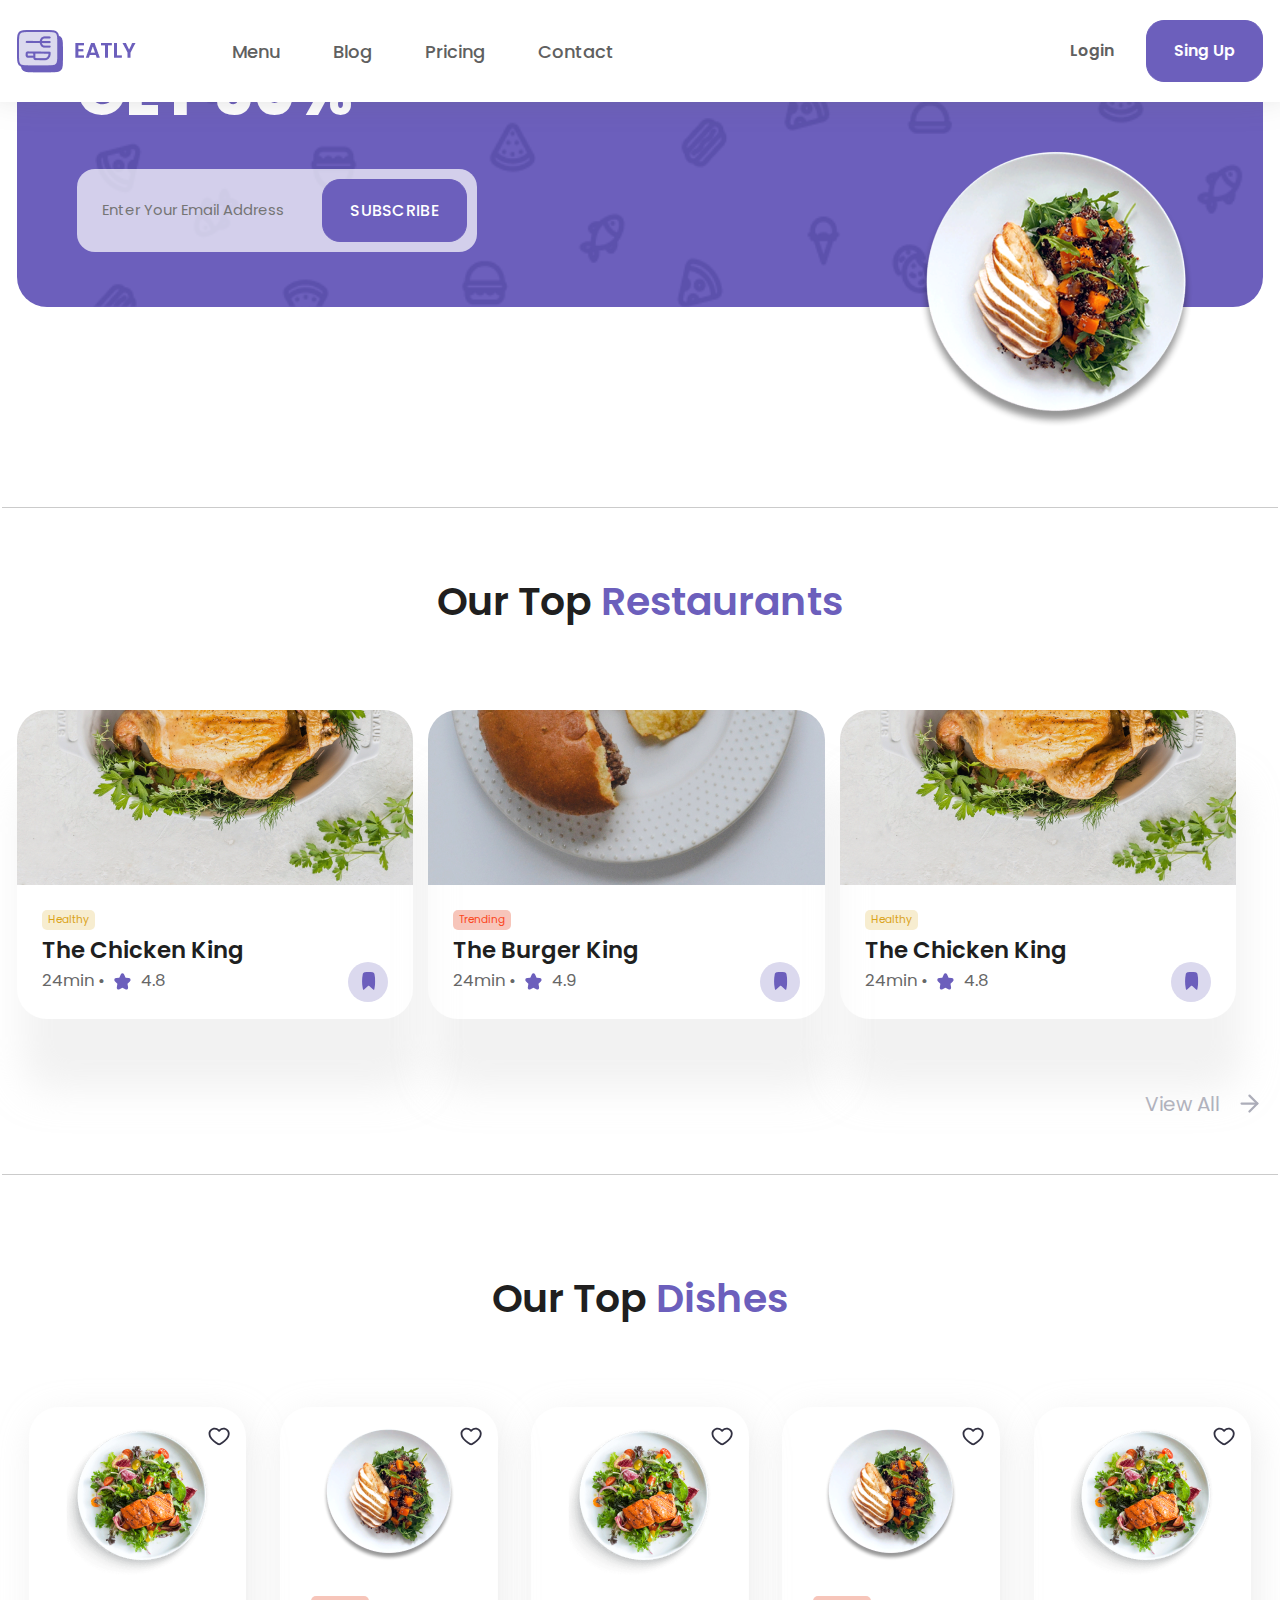
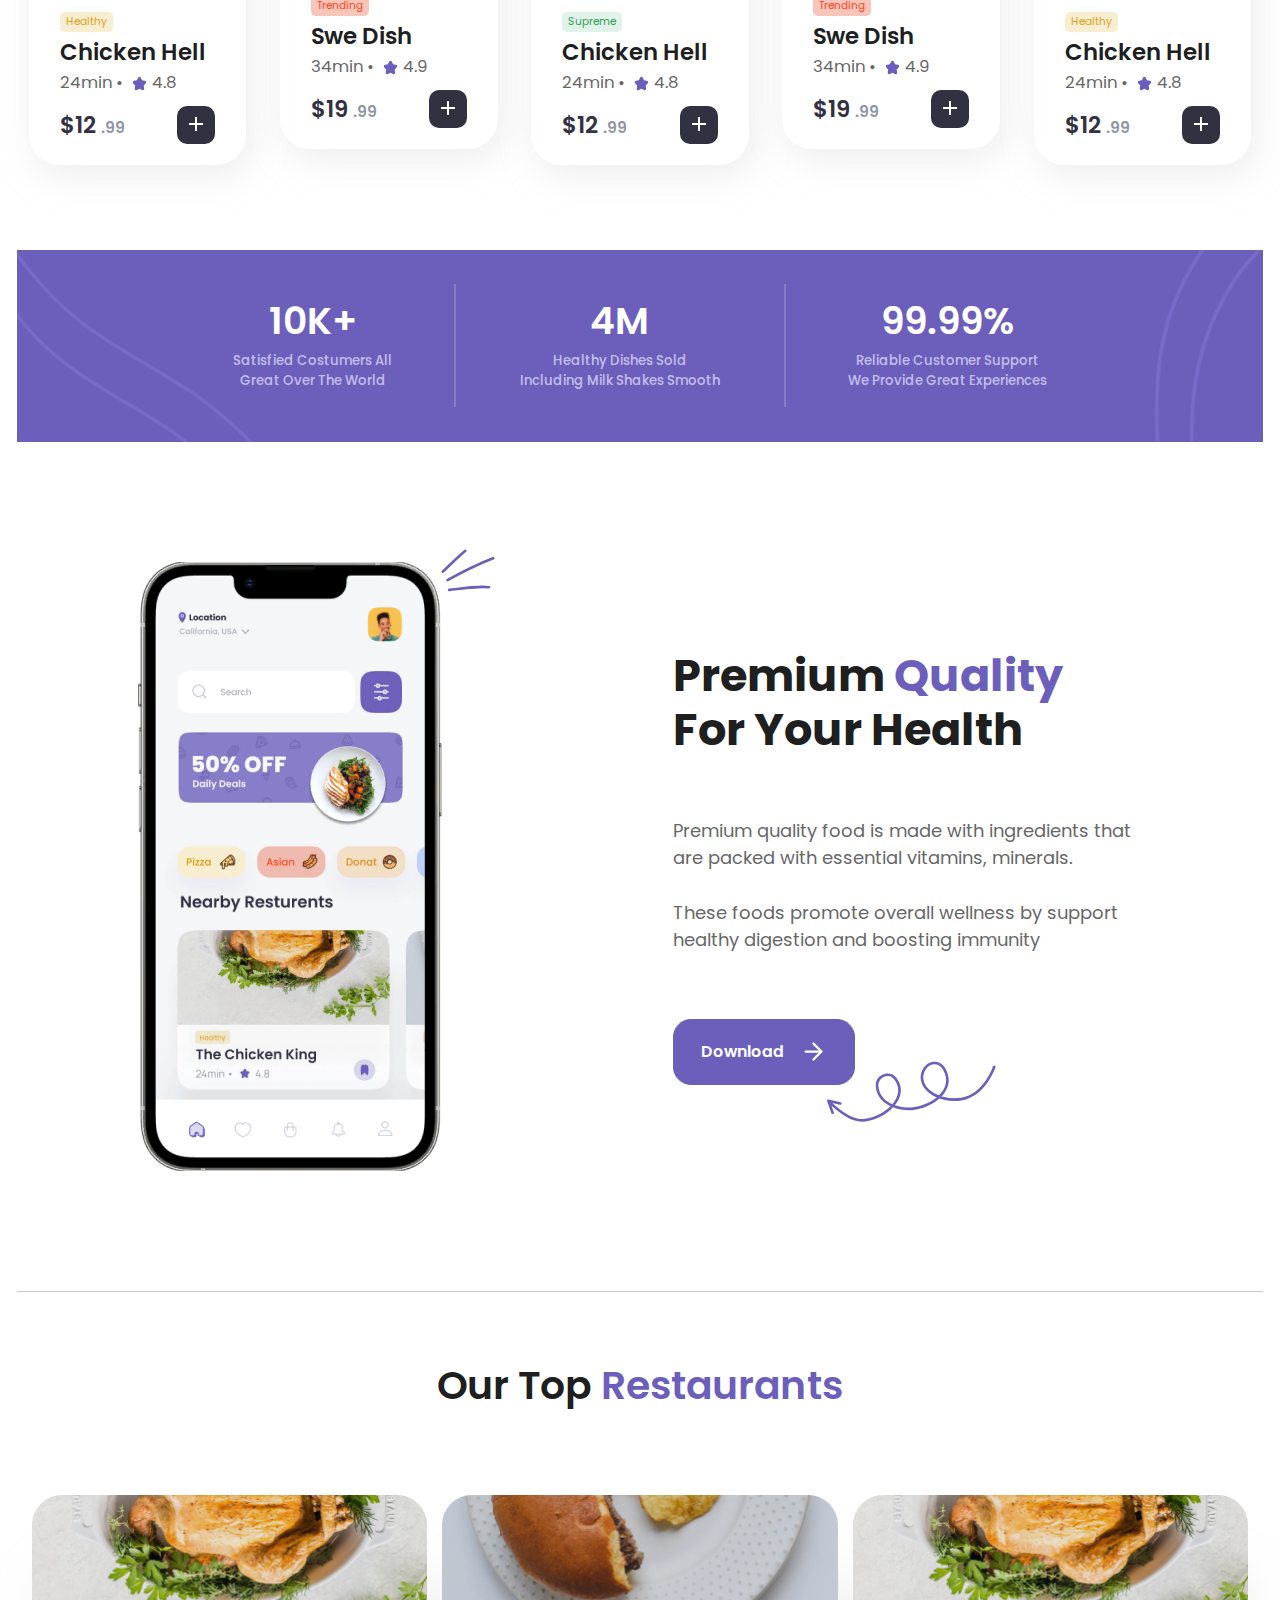
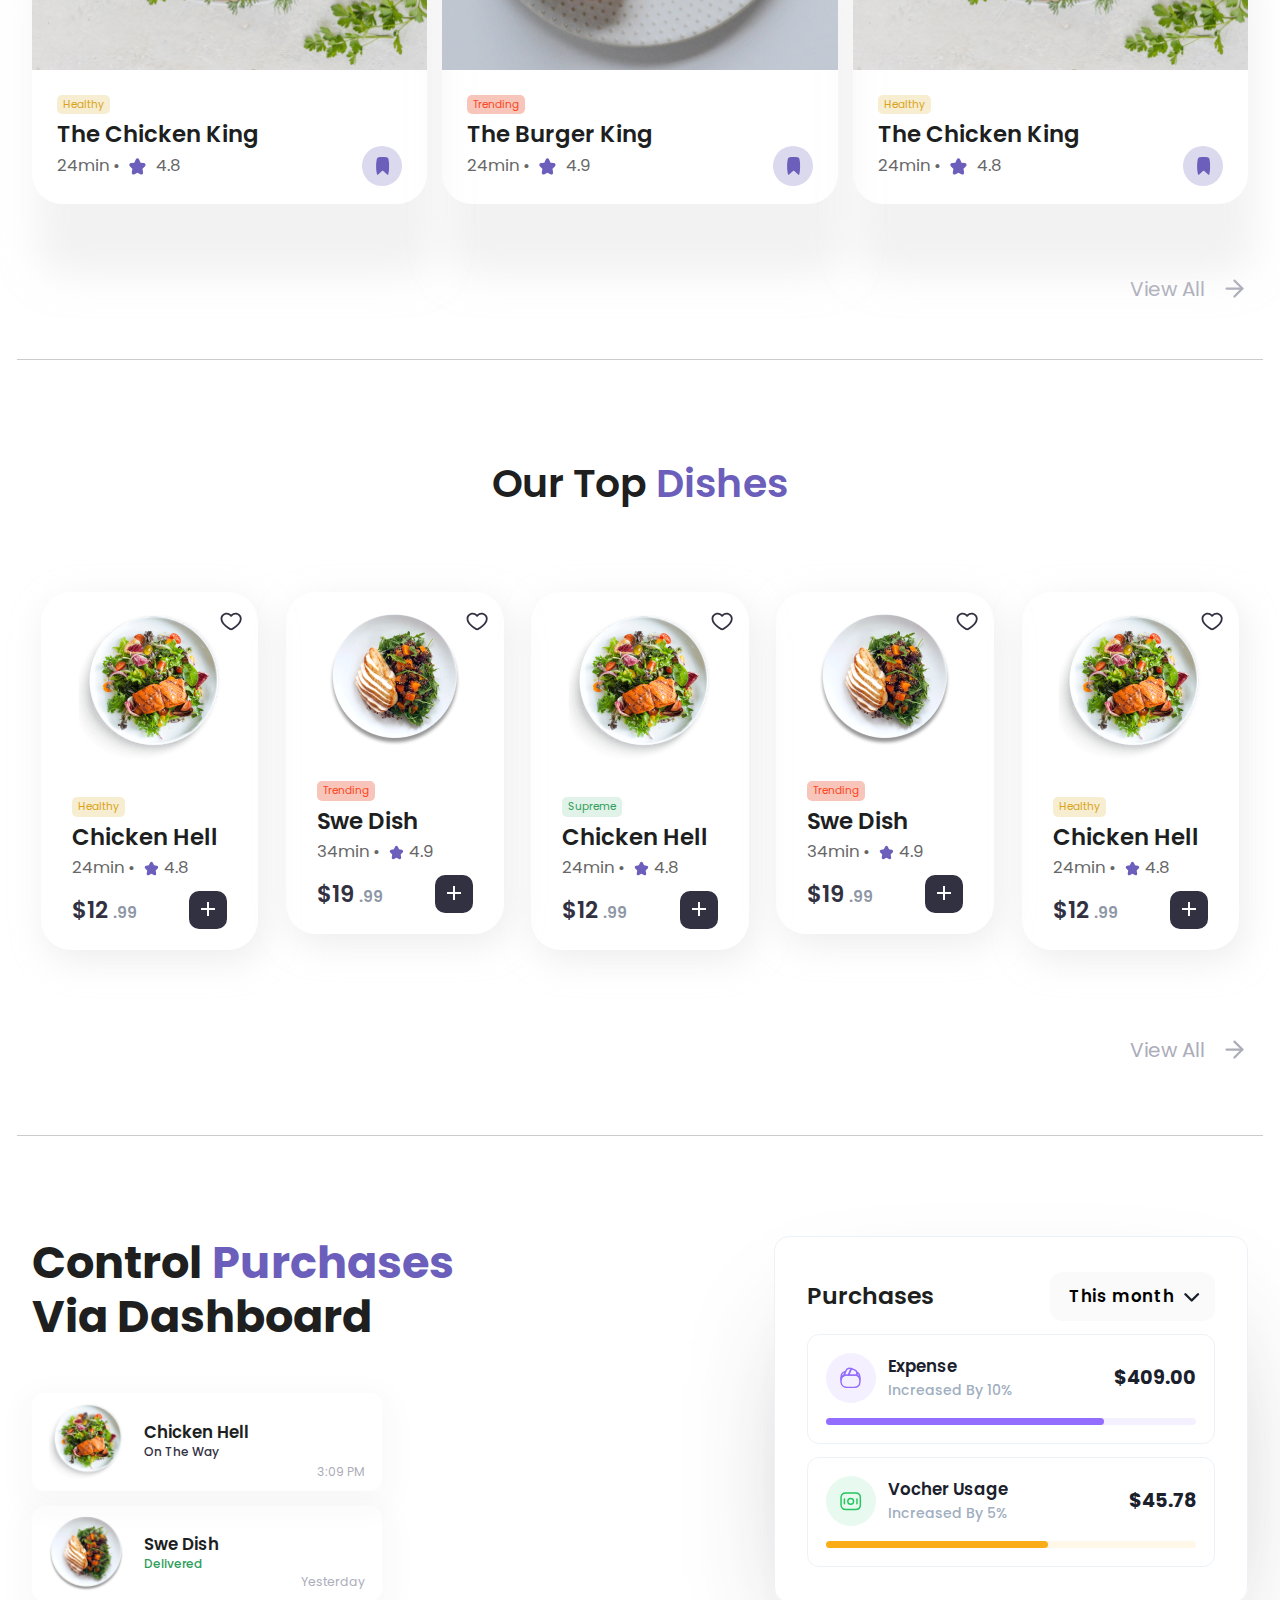
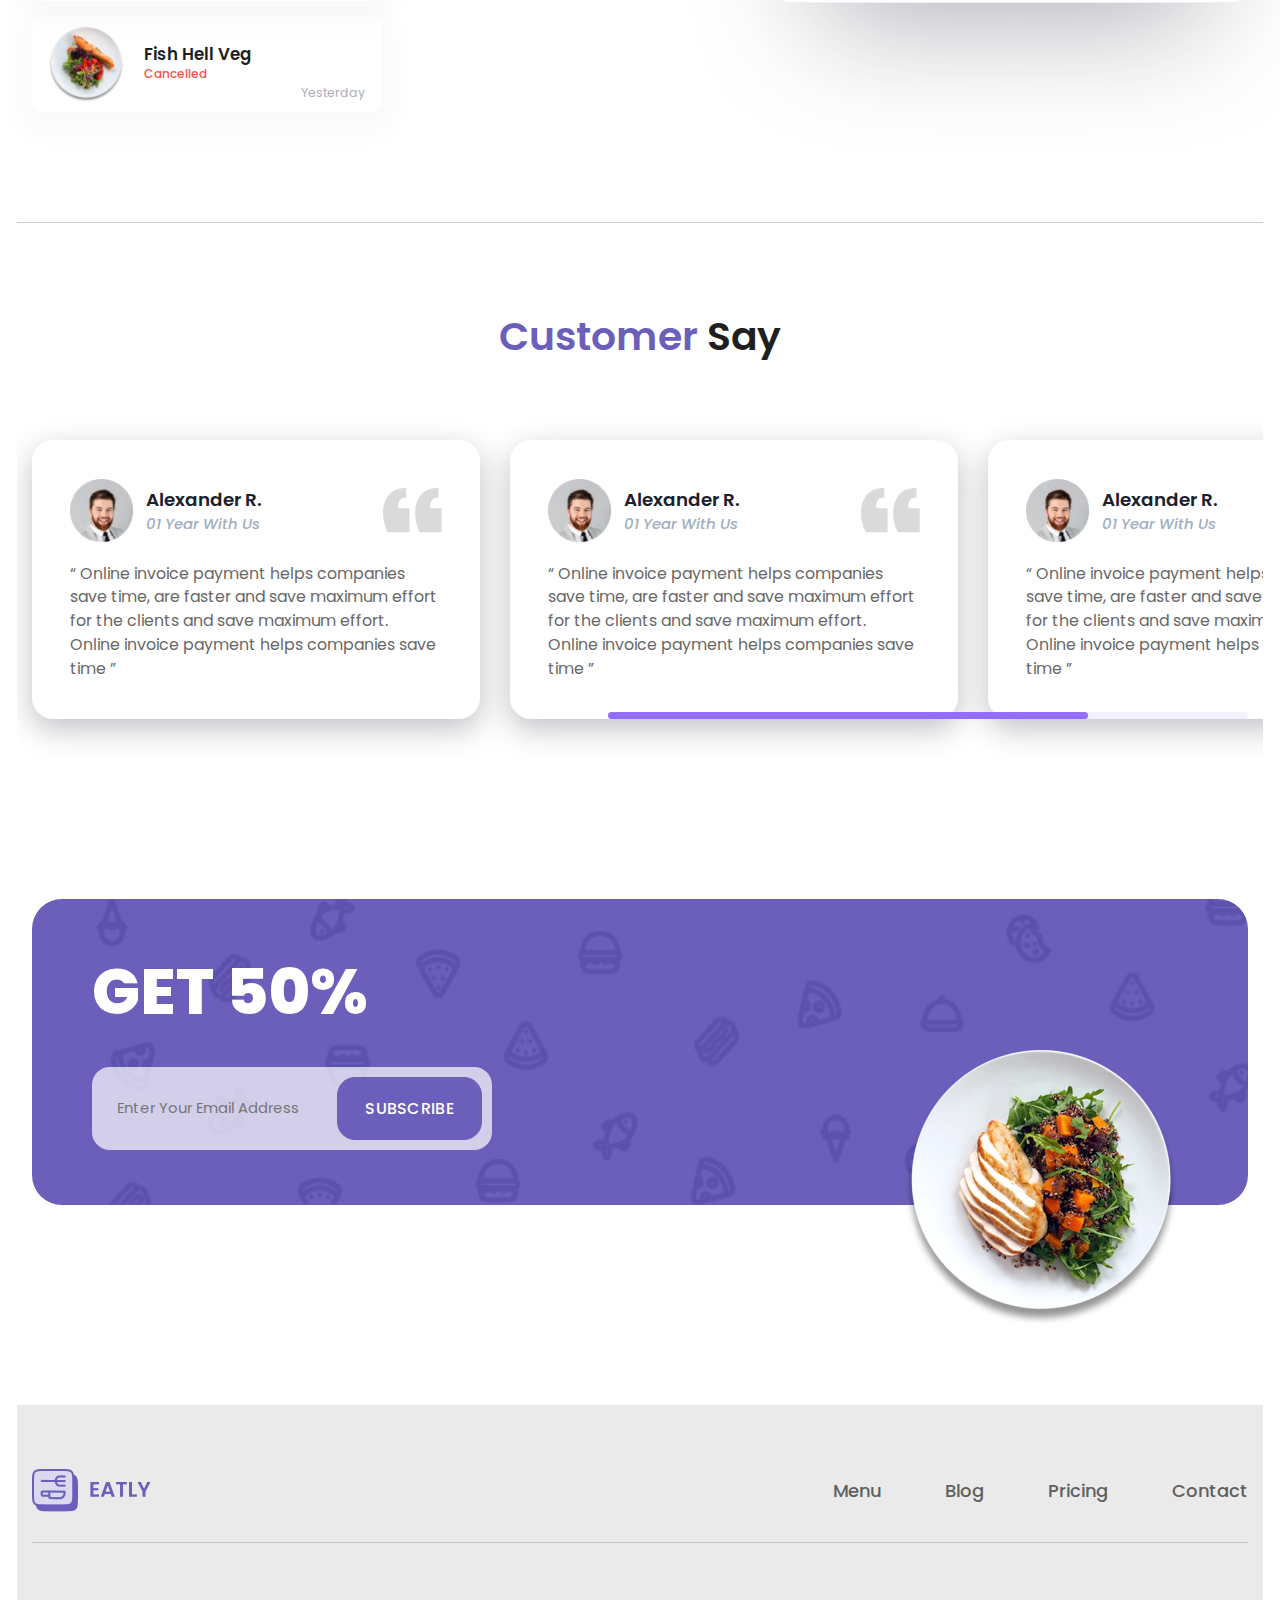
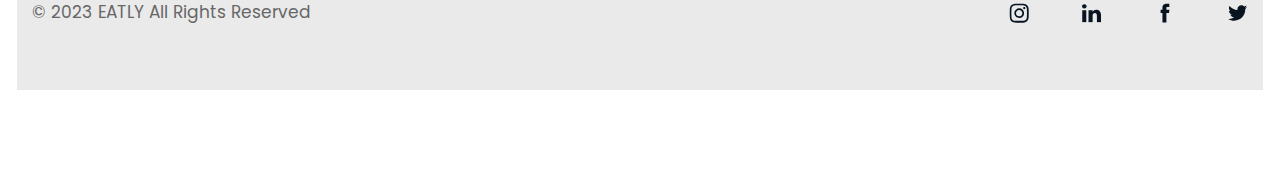
<file: menu.html>
<!DOCTYPE html>
<html lang="eu">

<head>
  <meta charset="UTF-8" />
  <meta name="viewport" content="width=device-width, initial-scale=1.0" />

  <link rel="icon" href="img/title.png" />
  <link href="https://fonts.googleapis.com/css?family=Inter:300,regular,500,600,700&display=swap" rel="stylesheet" />
  <link href="https://fonts.googleapis.com/css?family=Poppins:300,regular,500,600,700&display=swap" rel="stylesheet" />
  <link rel="stylesheet" href="css/styles.css" />

  <title>Eatly</title>
</head>

<body>
  <header class="header">
    <div class="header__inner container">
      <a href="index.html" class="logo">
        <img src="img/logo.png" alt="Logo" />
      </a>
      <div class="menu menu_header">
        <div class="menu__icon">
          <span></span>
          <span></span>
          <span></span>
        </div>
        <nav class="menu__nav">
          <ul class="menu__list">
            <li><a href="menu.html" class="menu__link">Menu</a></li>
            <li><a href="#" class="menu__link">Blog</a></li>
            <li><a href="#" class="menu__link">Pricing</a></li>
            <li><a href="#" class="menu__link">Contact</a></li>
          </ul>
          <div class="menu__block-btn">
            <a href="#" class="btn_login btn">Login</a>
            <a href="#" class="btn">Sing Up</a>
          </div>
        </nav>
      </div>
    </div>
  </header>

  <div class="subscribe">
    <div class="container">
      <div class="subscribe__inner">
        <div class="subscribe__image-block">
          <img src="/img/subs-food.png" alt="food" class="subscribe__image-food">
        </div>
        <h1 class="subscribe_title title">GET 50%</h1>
        <form class="form">
          <input type="email" name="email" autocomplete="on" placeholder="Enter Your Email Address"
            class="form__input" />
          <button type="submit" class="btn btn_input">Subscribe</button>
        </form>
      </div>
    </div>
  </div>

  <div class="restaurant">
    <div class="restaurant__inner container">
      <h2 class="restaurant__title title">Our Top <span>Restaurants</span></h2>
      <div class="restaurant__block">
        <div class="restaurant__item">
          <div class="restaurant__overlay">
            <img src="/img/our1.jpg" alt="Our Top">
          </div>
          <div class="restaurant__content">
            <p class="category category_healthy">Healthy</p>
            <h3 class="restaurant__title-item title">The Chicken King</h3>
            <div class="restaurant__text text">
              <div class="over">
                <svg class="over__flag" viewBox="0 0 11 15">
                  <use xlink:href="sprite.svg#flag"></use>
                </svg>
              </div>
              <p>24min •</p>
              <svg class="star" viewBox="0 0 18 19">
                <use xlink:href="sprite.svg#star"></use>
              </svg>
              <p>4.8</p>
            </div>
          </div>
        </div>
        <div class="restaurant__item">
          <div class="restaurant__overlay">
            <img src="/img/our2.jpg" alt="Our Top">
          </div>
          <div class="restaurant__content">
            <p class="category category_trending">Trending</p>
            <h3 class="restaurant__title-item title">The Burger King</h3>
            <div class="restaurant__text text">
              <div class="over">
                <svg class="over__flag" viewBox="0 0 11 15">
                  <use xlink:href="sprite.svg#flag"></use>
                </svg>
              </div>
              <p>24min •</p>
              <svg class="star" viewBox="0 0 18 19">
                <use xlink:href="sprite.svg#star"></use>
              </svg>
              <p>4.9</p>
            </div>
          </div>
        </div>
        <div class="restaurant__item">
          <div class="restaurant__overlay">
            <img src="/img/our1.jpg" alt="Our Top">
          </div>
          <div class="restaurant__content">
            <p class="category category_healthy">Healthy</p>
            <h3 class="restaurant__title-item title">The Chicken King</h3>
            <div class="restaurant__text text">
              <div class="over">
                <svg class="over__flag" viewBox="0 0 11 15">
                  <use xlink:href="sprite.svg#flag"></use>
                </svg>
              </div>
              <p>24min •</p>
              <svg class="star" viewBox="0 0 18 19">
                <use xlink:href="sprite.svg#star"></use>
              </svg>
              <p>4.8</p>
            </div>
          </div>
        </div>
      </div>

      <a href="#" class="view">View All
        <svg class="view_arrow arrow-right" viewBox="0 0 28 28">
          <use xlink:href="sprite.svg#arrow-right"></use>
        </svg>
      </a>
    </div>
  </div>

  <div class="dishes">
    <div class="dishes__inner container">
      <h2 class="dishes__title title">Our Top <span>Dishes</span></h2>
      <div class="dishes__block">
        <div class="dishes__item">
          <svg class="dishes__heart heart" viewBox="0 0 17 14">
            <use xlink:href="sprite.svg#heart"></use>
          </svg>
          <div class="dishes__overlay">
            <img src="/img/food1.png" alt="Our Top">
          </div>
          <div class="dishes__content">
            <p class="category category_healthy">Healthy</p>
            <h3 class="dishes__title-item title">Chicken Hell</h3>
            <div class="restaurant__text text">
              <p>24min •</p>
              <svg class="dishes__star star" viewBox="0 0 18 19">
                <use xlink:href="sprite.svg#star"></use>
              </svg>
              <p>4.8</p>
            </div>
            <div class="dishes__block-price text">
              <p class="price">$12 <span>.99</span></p>
              <div class="dishes__plus">
                <span></span>
                <span></span>
              </div>
            </div>
          </div>
        </div>
        <div class="dishes__item">
          <svg class="dishes__heart heart" viewBox="0 0 17 14">
            <use xlink:href="sprite.svg#heart"></use>
          </svg>
          <div class="dishes__overlay">
            <img src="/img/food2.png" alt="Our Top">
          </div>
          <div class="dishes__content">
            <p class="category category_trending">Trending</p>
            <h3 class="dishes__title-item title">Swe Dish</h3>
            <div class="restaurant__text text">
              <p>34min •</p>
              <svg class="dishes__star star" viewBox="0 0 18 19">
                <use xlink:href="sprite.svg#star"></use>
              </svg>
              <p>4.9</p>
            </div>
            <div class="dishes__block-price text">
              <p class="price">$19 <span>.99</span></p>
              <div class="dishes__plus">
                <span></span>
                <span></span>
              </div>
            </div>
          </div>
        </div>
        <div class="dishes__item">
          <svg class="dishes__heart heart" viewBox="0 0 17 14">
            <use xlink:href="sprite.svg#heart"></use>
          </svg>
          <div class="dishes__overlay">
            <img src="/img/food1.png" alt="Our Top">
          </div>
          <div class="dishes__content">
            <p class="category category_supreme">Supreme</p>
            <h3 class="dishes__title-item title">Chicken Hell</h3>
            <div class="restaurant__text text">
              <p>24min •</p>
              <svg class="dishes__star star" viewBox="0 0 18 19">
                <use xlink:href="sprite.svg#star"></use>
              </svg>
              <p>4.8</p>
            </div>
            <div class="dishes__block-price text">
              <p class="price">$12 <span>.99</span></p>
              <div class="dishes__plus">
                <span></span>
                <span></span>
              </div>
            </div>
          </div>
        </div>
        <div class="dishes__item">
          <svg class="dishes__heart heart" viewBox="0 0 17 14">
            <use xlink:href="sprite.svg#heart"></use>
          </svg>
          <div class="dishes__overlay">
            <img src="/img/food2.png" alt="Our Top">
          </div>
          <div class="dishes__content">
            <p class="category category_trending">Trending</p>
            <h3 class="dishes__title-item title">Swe Dish</h3>
            <div class="restaurant__text text">
              <p>34min •</p>
              <svg class="dishes__star star" viewBox="0 0 18 19">
                <use xlink:href="sprite.svg#star"></use>
              </svg>
              <p>4.9</p>
            </div>
            <div class="dishes__block-price text">
              <p class="price">$19 <span>.99</span></p>
              <div class="dishes__plus">
                <span></span>
                <span></span>
              </div>
            </div>
          </div>
        </div>
        <div class="dishes__item">
          <svg class="dishes__heart heart" viewBox="0 0 17 14">
            <use xlink:href="sprite.svg#heart"></use>
          </svg>
          <div class="dishes__overlay">
            <img src="/img/food1.png" alt="Our Top">
          </div>
          <div class="dishes__content">
            <p class="category category_healthy">Healthy</p>
            <h3 class="dishes__title-item title">Chicken Hell</h3>
            <div class="restaurant__text text">
              <p>24min •</p>
              <svg class="dishes__star star" viewBox="0 0 18 19">
                <use xlink:href="sprite.svg#star"></use>
              </svg>
              <p>4.8</p>
            </div>
            <div class="dishes__block-price text">
              <p class="price">$12 <span>.99</span></p>
              <div class="dishes__plus">
                <span></span>
                <span></span>
              </div>
            </div>
          </div>
        </div>
      </div>

      <div class="features">
        <div class="features__inner container">
          <div class="features__item">
            <h3 class="features__title">10K+</h3>
            <p class="features__text">Satisfied Costumers All <br> Great Over The World</p>
          </div>
          <div class="features__item">
            <h3 class="features__title">4M</h3>
            <p class="features__text">Healthy Dishes Sold <br> Including Milk Shakes Smooth</p>
          </div>
          <div class="features__item">
            <h3 class="features__title">99.99%</h3>
            <p class="features__text">Reliable Customer Support <br> We Provide Great Experiences</p>
          </div>
        </div>
      </div>

      <div class="app">
        <div class="app__inner container">
          <div class="app__image">
            <img src="img/mobile.png" alt="Intro_image" />
            <svg class="app__mobile-line" viewBox="0 0 32 35">
              <use xlink:href="sprite.svg#mobile-line"></use>
            </svg>
          </div>
          <div class="app__content">
            <h2 class="app__title title">Premium <span>Quality</span> <br> For Your Health</h2>
            <ul class="app__text text">
              <li>Premium quality food is made with ingredients that are packed with essential vitamins, minerals.</li>
              <li>These foods promote overall wellness by support healthy digestion and boosting immunity</li>
            </ul>
            <div class="app__btn">
              <a href="#" class="btn">Download
                <svg class="btn_arrow arrow-right" viewBox="0 0 28 28">
                  <use xlink:href="sprite.svg#arrow-right"></use>
                </svg>
              </a>
              <svg class="arrow-spiral" viewBox="0 0 169 61">
                <use xlink:href="sprite.svg#arrow-spiral"></use>
              </svg>
            </div>
          </div>
        </div>
      </div>

      <div class="restaurant">
        <div class="restaurant__inner container">
          <h2 class="restaurant__title title">Our Top <span>Restaurants</span></h2>
          <div class="restaurant__block">
            <div class="restaurant__item">
              <div class="restaurant__overlay">
                <img src="/img/our1.jpg" alt="Our Top">
              </div>
              <div class="restaurant__content">
                <p class="category category_healthy">Healthy</p>
                <h3 class="restaurant__title-item title">The Chicken King</h3>
                <div class="restaurant__text text">
                  <div class="over">
                    <svg class="over__flag" viewBox="0 0 11 15">
                      <use xlink:href="sprite.svg#flag"></use>
                    </svg>
                  </div>
                  <p>24min •</p>
                  <svg class="star" viewBox="0 0 18 19">
                    <use xlink:href="sprite.svg#star"></use>
                  </svg>
                  <p>4.8</p>
                </div>
              </div>
            </div>
            <div class="restaurant__item">
              <div class="restaurant__overlay">
                <img src="/img/our2.jpg" alt="Our Top">
              </div>
              <div class="restaurant__content">
                <p class="category category_trending">Trending</p>
                <h3 class="restaurant__title-item title">The Burger King</h3>
                <div class="restaurant__text text">
                  <div class="over">
                    <svg class="over__flag" viewBox="0 0 11 15">
                      <use xlink:href="sprite.svg#flag"></use>
                    </svg>
                  </div>
                  <p>24min •</p>
                  <svg class="star" viewBox="0 0 18 19">
                    <use xlink:href="sprite.svg#star"></use>
                  </svg>
                  <p>4.9</p>
                </div>
              </div>
            </div>
            <div class="restaurant__item">
              <div class="restaurant__overlay">
                <img src="/img/our1.jpg" alt="Our Top">
              </div>
              <div class="restaurant__content">
                <p class="category category_healthy">Healthy</p>
                <h3 class="restaurant__title-item title">The Chicken King</h3>
                <div class="restaurant__text text">
                  <div class="over">
                    <svg class="over__flag" viewBox="0 0 11 15">
                      <use xlink:href="sprite.svg#flag"></use>
                    </svg>
                  </div>
                  <p>24min •</p>
                  <svg class="star" viewBox="0 0 18 19">
                    <use xlink:href="sprite.svg#star"></use>
                  </svg>
                  <p>4.8</p>
                </div>
              </div>
            </div>
          </div>

          <a href="#" class="view">View All
            <svg class="view_arrow arrow-right" viewBox="0 0 28 28">
              <use xlink:href="sprite.svg#arrow-right"></use>
            </svg>
          </a>
        </div>
      </div>

      <div class="dishes">
        <div class="dishes__inner container">
          <h2 class="dishes__title title">Our Top <span>Dishes</span></h2>
          <div class="dishes__block">
            <div class="dishes__item">
              <svg class="dishes__heart heart" viewBox="0 0 17 14">
                <use xlink:href="sprite.svg#heart"></use>
              </svg>
              <div class="dishes__overlay">
                <img src="/img/food1.png" alt="Our Top">
              </div>
              <div class="dishes__content">
                <p class="category category_healthy">Healthy</p>
                <h3 class="dishes__title-item title">Chicken Hell</h3>
                <div class="restaurant__text text">
                  <p>24min •</p>
                  <svg class="dishes__star star" viewBox="0 0 18 19">
                    <use xlink:href="sprite.svg#star"></use>
                  </svg>
                  <p>4.8</p>
                </div>
                <div class="dishes__block-price text">
                  <p class="price">$12 <span>.99</span></p>
                  <div class="dishes__plus">
                    <span></span>
                    <span></span>
                  </div>
                </div>
              </div>
            </div>
            <div class="dishes__item">
              <svg class="dishes__heart heart" viewBox="0 0 17 14">
                <use xlink:href="sprite.svg#heart"></use>
              </svg>
              <div class="dishes__overlay">
                <img src="/img/food2.png" alt="Our Top">
              </div>
              <div class="dishes__content">
                <p class="category category_trending">Trending</p>
                <h3 class="dishes__title-item title">Swe Dish</h3>
                <div class="restaurant__text text">
                  <p>34min •</p>
                  <svg class="dishes__star star" viewBox="0 0 18 19">
                    <use xlink:href="sprite.svg#star"></use>
                  </svg>
                  <p>4.9</p>
                </div>
                <div class="dishes__block-price text">
                  <p class="price">$19 <span>.99</span></p>
                  <div class="dishes__plus">
                    <span></span>
                    <span></span>
                  </div>
                </div>
              </div>
            </div>
            <div class="dishes__item">
              <svg class="dishes__heart heart" viewBox="0 0 17 14">
                <use xlink:href="sprite.svg#heart"></use>
              </svg>
              <div class="dishes__overlay">
                <img src="/img/food1.png" alt="Our Top">
              </div>
              <div class="dishes__content">
                <p class="category category_supreme">Supreme</p>
                <h3 class="dishes__title-item title">Chicken Hell</h3>
                <div class="restaurant__text text">
                  <p>24min •</p>
                  <svg class="dishes__star star" viewBox="0 0 18 19">
                    <use xlink:href="sprite.svg#star"></use>
                  </svg>
                  <p>4.8</p>
                </div>
                <div class="dishes__block-price text">
                  <p class="price">$12 <span>.99</span></p>
                  <div class="dishes__plus">
                    <span></span>
                    <span></span>
                  </div>
                </div>
              </div>
            </div>
            <div class="dishes__item">
              <svg class="dishes__heart heart" viewBox="0 0 17 14">
                <use xlink:href="sprite.svg#heart"></use>
              </svg>
              <div class="dishes__overlay">
                <img src="/img/food2.png" alt="Our Top">
              </div>
              <div class="dishes__content">
                <p class="category category_trending">Trending</p>
                <h3 class="dishes__title-item title">Swe Dish</h3>
                <div class="restaurant__text text">
                  <p>34min •</p>
                  <svg class="dishes__star star" viewBox="0 0 18 19">
                    <use xlink:href="sprite.svg#star"></use>
                  </svg>
                  <p>4.9</p>
                </div>
                <div class="dishes__block-price text">
                  <p class="price">$19 <span>.99</span></p>
                  <div class="dishes__plus">
                    <span></span>
                    <span></span>
                  </div>
                </div>
              </div>
            </div>
            <div class="dishes__item">
              <svg class="dishes__heart heart" viewBox="0 0 17 14">
                <use xlink:href="sprite.svg#heart"></use>
              </svg>
              <div class="dishes__overlay">
                <img src="/img/food1.png" alt="Our Top">
              </div>
              <div class="dishes__content">
                <p class="category category_healthy">Healthy</p>
                <h3 class="dishes__title-item title">Chicken Hell</h3>
                <div class="restaurant__text text">
                  <p>24min •</p>
                  <svg class="dishes__star star" viewBox="0 0 18 19">
                    <use xlink:href="sprite.svg#star"></use>
                  </svg>
                  <p>4.8</p>
                </div>
                <div class="dishes__block-price text">
                  <p class="price">$12 <span>.99</span></p>
                  <div class="dishes__plus">
                    <span></span>
                    <span></span>
                  </div>
                </div>
              </div>
            </div>
          </div>

          <a href="#" class="view">View All
            <svg class="view_arrow arrow-right" viewBox="0 0 28 28">
              <use xlink:href="sprite.svg#arrow-right"></use>
            </svg>
          </a>
        </div>
      </div>

      <div class="purchases">
        <div class="purchases__inner container">
          <div class="purchases__panel">
            <h1 class="purchases__title title">Control <span>Purchases</span> Via Dashboard</h1>
            <div class="purchases__history">
              <div class="purchases__item">
                <div class="purchases__item-content">
                  <img src="/img/puchases1.png" alt="1" class="purchases__img">
                  <div class="purchases__item-name">
                    <h3 class="purchases__item-title title">Chicken Hell</h3>
                    <p class="purchases__status">On The Way</p>
                  </div>
                </div>
                <p class="purchases__item-time">3:09 PM</p>
              </div>
              <div class="purchases__item">
                <div class="purchases__item-content">
                  <img src="/img/puchases2.png" alt="2" class="purchases__img">
                  <div class="purchases__item-name">
                    <h3 class="purchases__item-title title">Swe Dish</h3>
                    <p class="purchases__status purchases__status_delivered">Delivered</p>
                  </div>
                </div>
                <p class="purchases__item-time">Yesterday</p>
              </div>
              <div class="purchases__item">
                <div class="purchases__item-content">
                  <img src="/img/puchases3.png" alt="3" class="purchases__img">
                  <div class="purchases__item-name">
                    <h3 class="purchases__item-title title">Fish Hell Veg</h3>
                    <p class="purchases__status purchases__status_cancelled">Cancelled</p>
                  </div>
                </div>
                <p class="purchases__item-time">Yesterday</p>
              </div>
            </div>
            <svg class="arrow-spiral purchases__arrow-spiral" viewBox="0 0 169 61">
              <use xlink:href="sprite.svg#arrow-spiral"></use>
            </svg>
          </div>
          <div class="purchases__savings">
            <div class="purchases__savings-head">
              <h2 class="purchases__savings-title title">Purchases</h2>
              <div class="purchases__select">
                <select class="purchases__list" name="month">
                  <option class="purchases__item-list">This month</option>
                  <option class="purchases__item-list">Last month</option>
                </select>
              </div>
            </div>
            <div class="purchases__card">
              <div class="purchases__card-content">
                <svg class="wallet" viewBox="0 0 26 26">
                  <use xlink:href="sprite.svg#wallet"></use>
                </svg>
                <div class="purchases__card-name">
                  <h3 class="purchases__card-title title">Expense</h3>
                  <p class="purchases__card-text text">Increased By 10%</p>
                </div>
              </div>
              <p class="purchases__price">$409.00</p>
              <div class="divider divider_wallet"></div>
            </div>
            <div class="purchases__card">
              <div class="purchases__card-content">
                <svg class="money" viewBox="0 0 26 26">
                  <use xlink:href="sprite.svg#money"></use>
                </svg>
                <div class="purchases__card-name">
                  <h3 class="purchases__card-title title">Vocher Usage</h3>
                  <p class="purchases__card-text text">Increased By 5%</p>
                </div>
              </div>
              <p class="purchases__price">$45.78</p>
              <div class="divider divider_money"></div>
            </div>
          </div>
        </div>
      </div>

      <div class="review">
        <div class="review__inner container">
          <h3 class="review__title title"><span>Customer</span> Say</h3>
          <div class="review__slider">
            <div class="review__slider-inner">

              <div class="review__part">
                <div class="review__up-part">
                  <div class="review__part-content">
                    <img src="/img/review.png" alt="icon" class="review__part-img">
                    <div class="review__part-name">
                      <h3 class="review__part-title title">Alexander R.</h3>
                      <p class="review__part-text text">01 Year With Us</p>
                    </div>
                  </div>
                  <svg class="mark" viewBox="0 0 59 45">
                    <use xlink:href="sprite.svg#mark"></use>
                  </svg>
                </div>
                <div class="review__text text">
                  “ Online invoice payment helps companies save time, are faster and save maximum effort for the clients
                  and
                  save maximum effort. Online invoice payment helps companies save time ”
                </div>
              </div>

              <div class="review__part">
                <div class="review__up-part">
                  <div class="review__part-content">
                    <img src="/img/review.png" alt="icon" class="review__part-img">
                    <div class="review__part-name">
                      <h3 class="review__part-title title">Alexander R.</h3>
                      <p class="review__part-text text">01 Year With Us</p>
                    </div>
                  </div>
                  <svg class="mark" viewBox="0 0 59 45">
                    <use xlink:href="sprite.svg#mark"></use>
                  </svg>
                </div>
                <div class="review__text text">
                  “ Online invoice payment helps companies save time, are faster and save maximum effort for the clients
                  and
                  save maximum effort. Online invoice payment helps companies save time ”
                </div>
              </div>

              <div class="review__part">
                <div class="review__up-part">
                  <div class="review__part-content">
                    <img src="/img/review.png" alt="icon" class="review__part-img">
                    <div class="review__part-name">
                      <h3 class="review__part-title title">Alexander R.</h3>
                      <p class="review__part-text text">01 Year With Us</p>
                    </div>
                  </div>
                  <svg class="mark" viewBox="0 0 59 45">
                    <use xlink:href="sprite.svg#mark"></use>
                  </svg>
                </div>
                <div class="review__text text">
                  “ Online invoice payment helps companies save time, are faster and save maximum effort for the clients
                  and
                  save maximum effort. Online invoice payment helps companies save time ”
                </div>
              </div>

              <div class="review__part">
                <div class="review__up-part">
                  <div class="review__part-content">
                    <img src="/img/review.png" alt="icon" class="review__part-img">
                    <div class="review__part-name">
                      <h3 class="review__part-title title">Alexander R.</h3>
                      <p class="review__part-text text">01 Year With Us</p>
                    </div>
                  </div>
                  <svg class="mark" viewBox="0 0 59 45">
                    <use xlink:href="sprite.svg#mark"></use>
                  </svg>
                </div>
                <div class="review__text text">
                  “ Online invoice payment helps companies save time, are faster and save maximum effort for the clients
                  and
                  save maximum effort. Online invoice payment helps companies save time ”
                </div>
              </div>

              <div class="review__part">
                <div class="review__up-part">
                  <div class="review__part-content">
                    <img src="/img/review.png" alt="icon" class="review__part-img">
                    <div class="review__part-name">
                      <h3 class="review__part-title title">Alexander R.</h3>
                      <p class="review__part-text text">01 Year With Us</p>
                    </div>
                  </div>
                  <svg class="mark" viewBox="0 0 59 45">
                    <use xlink:href="sprite.svg#mark"></use>
                  </svg>
                </div>
                <div class="review__text text">
                  “ Online invoice payment helps companies save time, are faster and save maximum effort for the clients
                  and
                  save maximum effort. Online invoice payment helps companies save time ”
                </div>
              </div>
            </div>
            <div class="divider review_divider"></div>
          </div>
        </div>
      </div>

      <div class="subscribe">
        <div class="container">
          <div class="subscribe__inner">
            <div class="subscribe__image-block">
              <img src="/img/subs-food.png" alt="food" class="subscribe__image-food">
            </div>
            <h1 class="subscribe_title title">GET 50%</h1>
            <form class="form">
              <input type="email" name="email" autocomplete="on" placeholder="Enter Your Email Address"
                class="form__input" />
              <button type="submit" class="btn btn_input">Subscribe</button>
            </form>
          </div>
        </div>
      </div>

      <footer class="footer">
        <div class="footer__inner container">
          <div class="footer__head">
            <div class="footer__header"><a href="index.html" class="logo">
                <img src="img/logo.png" alt="Logo" />
              </a>
              <div class="footer__icons footer__icons_top">
                <a href="#" target="_blank" class="footer__icon"><svg class="icon" viewBox="0 0 16 16">
                    <use xlink:href="sprite.svg#insta"></use>
                  </svg></a>
                <a href="#" target="_blank" class="footer__icon"><svg class="icon" viewBox="0 0 16 15">
                    <use xlink:href="sprite.svg#in"></use>
                  </svg></a>
                <a href="#" target="_blank" class="footer__icon"><svg class="icon" viewBox="0 0 8 16">
                    <use xlink:href="sprite.svg#fb"></use>
                  </svg></a>
                <a href="#" target="_blank" class="footer__icon"><svg class="icon" viewBox="0 0 16 14">
                    <use xlink:href="sprite.svg#twitter"></use>
                  </svg></a>
              </div>
            </div>

            <nav class="menu menu_footer">
              <ul class="menu__list menu__list_footer">
                <li><a href="#" class="menu__link menu__link_footer">Menu</a></li>
                <li><a href="#" class="menu__link menu__link_footer">Blog</a></li>
                <li><a href="#" class="menu__link menu__link_footer">Pricing</a></li>
                <li><a href="#" class="menu__link menu__link_footer">Contact</a></li>
              </ul>
            </nav>
          </div>
          <div class="footer__lower">
            <p class="footer__text text">© 2023 EATLY All Rights Reserved</p>
            <div class="footer__icons footer__icons_bottom">
              <a href="#" target="_blank" class="footer__icon"><svg class="icon" viewBox="0 0 16 16">
                  <use xlink:href="sprite.svg#insta"></use>
                </svg></a>
              <a href="#" target="_blank" class="footer__icon"><svg class="icon" viewBox="0 0 16 15">
                  <use xlink:href="sprite.svg#in"></use>
                </svg></a>
              <a href="#" target="_blank" class="footer__icon"><svg class="icon" viewBox="0 0 8 16">
                  <use xlink:href="sprite.svg#fb"></use>
                </svg></a>
              <a href="#" target="_blank" class="footer__icon"><svg class="icon" viewBox="0 0 16 14">
                  <use xlink:href="sprite.svg#twitter"></use>
                </svg></a>
            </div>
          </div>
        </div>
      </footer>

      <script src="js/main.js"></script>
</body>

</html>
</file>
<file: css/styles.css>
@charset "UTF-8";
@import url(https://fonts.googleapis.com/css?family=Poppins:300,regular,500,600,700&display=swap);
/************************** Обнуление ************************/
* {
  padding: 0;
  margin: 0;
  border: 0;
  box-sizing: border-box;
}

*:before,
*:after {
  box-sizing: border-box;
}

:focus,
:active {
  outline: none;
}

p,
a {
  line-height: 1.5;
}

a:focus,
a:active {
  outline: none;
  max-width: fit-content;
}

a,
a:visited,
a:hover {
  text-decoration: none;
}

header,
nav,
aside,
footer {
  display: block;
}

html,
body {
  scroll-behavior: smooth;
  height: 100%;
  width: 100%;
  line-height: 1;
  font-size: 100%;
  font-size: 14px;
}

img,
video,
canvas {
  overflow: hidden;
}

input,
button,
textarea {
  font-family: inherit;
  box-sizing: border-box;
}

input::-ms-clear {
  display: none;
}

button {
  cursor: pointer;
}

ul li {
  list-style: none;
}

img {
  max-width: 100%;
  vertical-align: top;
}

h1,
h2,
h3,
h4,
h5,
h6 {
  font-size: inherit;
  font-weight: inherit;
  line-height: 1;
}

/************************** Обнуление ***********************/
/* Устройства Small (телефоны с горизонтальной ориентацией, 576 пикселей и выше)
@media (max-width: 576px) {}
Устройства Medium (планшеты, 768 пикселей и выше)
@media (max-width: 768px) {}
Устройства Large (настольные компьютеры, 992 пикселей и выше)
@media (max-width: 992px) {}
Устройства X-Large (большие настольные компьютеры, 1200 пикселей и выше)
@media (max-width: 1200px) {}*/
/* Font Size */
/* font-size: fluid(min, max); */
body {
  font-family: "Poppins", sans-serif;
}
body.lock {
  overflow: hidden;
}

.container {
  margin: 0 auto;
  max-width: 1276px;
  padding: 0 15px;
  width: 100%;
}
@media (max-width: 575.98px) {
  .container {
    padding: 0 25px;
  }
}

.driver-popover {
  max-width: 650px !important;
  box-sizing: border-box;
}

.gif {
  width: 100%;
  height: 330px;
}

.elemText {
  display: block;
  margin-top: 10px;
  text-align: center;
}

@media (max-width: 991.98px) {
  .gif {
    max-height: 350px;
  }
}
@media (max-width: 575.98px) {
  .elemText {
    font-size: 13px;
  }
  .gif {
    max-height: 280px;
  }
}
.driver-popover.driverjs-theme {
  background-color: #fff;
  color: #000;
  box-sizing: border-box;
}

.driver-popover.driverjs-theme .driver-popover-title {
  font-size: 20px;
}

.driver-popover.driverjs-theme .driver-popover-title,
.driver-popover.driverjs-theme .driver-popover-description,
.driver-popover.driverjs-theme .driver-popover-progress-text {
  color: #000;
}

/* Кнопки */
.driver-popover.driverjs-theme .driver-popover-navigation-btns button {
  flex: 1;
  box-sizing: border-box;
  text-align: center;
  background-color: #EB5842;
  color: #ffffff;
  border: none;
  text-shadow: none;
  font-size: 14px;
  font-family: inherit;
  padding: 7px 10px;
  border-radius: 8px;
}

.driver-popover.driverjs-theme .driver-popover-navigation-btns button:first-child {
  margin-left: 7px;
}

.driver-popover.driverjs-theme .driver-popover-navigation-btns button:hover {
  background-color: #f37360;
  color: #ffffff;
}

.driver-popover.driverjs-theme .driver-popover-navigation-btns {
  justify-content: space-between;
  gap: 3px;
}

/* Крестик */
.driver-popover.driverjs-theme .driver-popover-close-btn {
  color: #EB5842;
  width: 30px;
  height: 30px;
  font-size: 23px;
}

.driver-popover.driverjs-theme .driver-popover-close-btn:hover {
  color: #000;
}

.logo {
  z-index: 5;
  margin-right: 96px;
}
.logo img {
  max-width: fit-content;
}
@media (max-width: 991.98px) {
  .logo {
    margin-right: 35px;
  }
}
@media (max-width: 374.98px) {
  .logo {
    margin-right: 15px;
  }
}

.icon {
  width: 20px;
  height: 20px;
  fill: #081420;
  transition: all 0.3s;
}
.icon:active {
  fill: #6C5FBC;
}
@media (min-width: 767.98px) {
  .icon:hover {
    fill: #6C5FBC;
  }
}

.btn {
  position: relative;
  z-index: 1;
  padding: 18px 27px;
  display: inline-flex;
  align-items: center;
  font-size: clamp(0.88rem, 0.3571428571vw + 12.86px, 1.13rem);
  font-weight: 600;
  border-radius: 18px;
  border: 1px solid #6C5FBC;
  color: #fff;
  background: #6C5FBC;
  transition: all 0.3s;
}
.btn:active {
  background: #fff;
  border: 1px solid #6C5FBC;
  color: #6C5FBC;
}
.btn:active .btn_arrow {
  stroke: #6C5FBC;
}
@media (min-width: 767.98px) {
  .btn:hover {
    background: #fff;
    border: 1px solid #6C5FBC;
    color: #6C5FBC;
  }
  .btn:hover .btn_arrow {
    stroke: #6C5FBC;
  }
}
.btn_login {
  border: 1px solid #fff;
  background: #fff;
  color: #606060;
}
.btn_login:active {
  border: 1px solid #6C5FBC;
  color: #6C5FBC;
}
@media (min-width: 767.98px) {
  .btn_login:hover {
    border: 1px solid #6C5FBC;
    color: #6C5FBC;
  }
}
.btn_input {
  font-weight: 500;
  text-transform: uppercase;
  letter-spacing: 0.3px;
  justify-content: center;
}
.btn_input:hover {
  background: rgba(255, 255, 255, 0.1);
}
@media (max-width: 374.98px) {
  .btn_input {
    margin-top: 10px;
  }
}

.title {
  font-size: clamp(1.88rem, 1.3392857143vw + 25.71px, 2.81rem);
  font-weight: 600;
  color: #201F1F;
  line-height: 1.2;
}
.title span {
  color: #6C5FBC;
}

.text {
  font-size: 18px;
  font-weight: 400;
  color: #676767;
  line-height: 1.5;
}
.text span {
  color: #6C5FBC;
}

.arrow-right {
  fill: none;
  stroke: #fff;
  width: 25px;
  height: 25px;
  margin-left: 15px;
  transition: all 0.3s;
}
@media (min-width: 767.98px) {
  .arrow-right {
    width: 28px;
    height: 28px;
  }
}

.arrow-spiral {
  position: absolute;
  bottom: -37px;
  right: -141px;
  fill: #6C5FBC;
  width: 169px;
  height: 61px;
}
@media (max-width: 767.98px) {
  .arrow-spiral {
    transform: rotate(105deg);
    bottom: -100px;
    left: -125px;
  }
}

.star {
  fill: #6C5FBC;
  width: 17px;
  height: 19px;
  margin: 0 10px;
}

.over {
  position: absolute;
  right: 0;
  display: flex;
  align-items: center;
  justify-content: center;
  height: 30px;
  width: 30px;
  background: #DBD9EE;
  border-radius: 50%;
}
@media (min-width: 767.98px) {
  .over {
    height: 40px;
    width: 40px;
  }
}
.over__flag {
  fill: #6C5FBC;
  width: 15px;
  height: 15px;
}
@media (min-width: 767.98px) {
  .over__flag {
    width: 19px;
    height: 19px;
  }
}

.category {
  display: block;
  max-width: fit-content;
  font-size: clamp(0.63rem, 0.1785714286vw + 9.43px, 0.75rem);
  padding: 2px 6px;
  margin-bottom: 7px;
  border-radius: 5px;
}
.category_healthy {
  color: #DAA31A;
  background: #F7EDD0;
}
.category_trending {
  color: #FB471D;
  background: #F7C5BA;
}
.category_supreme {
  color: #309D5B;
  background: rgba(51, 172, 100, 0.15);
}

.view {
  display: flex;
  justify-content: right;
  align-items: center;
  max-width: fit-content;
  float: right;
  font-size: 20px;
  transition: all 0.3s;
  color: #ACADB9;
}
.view:active {
  color: #6C5FBC;
}
.view_arrow {
  stroke: #ACADB9;
}
.view:active .view_arrow {
  stroke: #6C5FBC;
}
@media (min-width: 767.98px) {
  .view:hover {
    color: #6C5FBC;
  }
  .view:hover .view_arrow {
    stroke: #6C5FBC;
  }
}

.heart {
  fill: #323142;
  stroke: none;
  width: 16px;
  height: 14px;
  transition: all 0.3s;
}
.wallet {
  width: clamp(30px, 5vw, 50px);
  height: clamp(30px, 5vw, 50px);
  padding: clamp(7px, 1.2vw, 13px);
  fill: none;
  stroke: #936DFF;
  border-radius: 50%;
  background: rgba(147, 109, 255, 0.1);
}

.money {
  width: clamp(30px, 5vw, 50px);
  height: clamp(30px, 5vw, 50px);
  padding: clamp(7px, 1.2vw, 13px);
  fill: none;
  stroke: #22C55E;
  border-radius: 50%;
  background: rgba(34, 197, 94, 0.1);
}

.mark {
  width: clamp(33px, 5vw, 59px);
  height: clamp(27px, 5vw, 45px);
  fill: #DADADA;
}

.menu__nav {
  width: 100%;
  z-index: 5;
  display: flex;
  justify-content: space-between;
  align-items: center;
}
@media (max-width: 767.98px) {
  .menu__nav {
    position: fixed;
    top: 0;
    left: 0;
    z-index: 1;
    height: 100%;
    padding: 135px 30px 30px 30px;
    flex-direction: column;
    justify-content: space-around;
    background-color: rgb(255, 255, 255);
    transform: translate(100%, 0);
    transition: all 0.3s ease 0s;
    overflow: auto;
  }
  .menu__nav::before {
    top: 0;
    left: 0;
  }
  .menu__nav.active {
    transform: translate(0, 0);
  }
}
.menu__list {
  display: flex;
}
.menu__list li:not(:last-child) {
  margin-right: 53px;
}
@media (max-width: 991.98px) {
  .menu__list li:not(:last-child) {
    margin-right: 35px;
  }
}
@media (max-width: 767.98px) {
  .menu__list li:not(:last-child) {
    margin-right: 0px;
    margin-bottom: 30px;
  }
}
@media (max-width: 767.98px) {
  .menu__list {
    flex-direction: column;
    text-align: center;
  }
  .menu__list_footer {
    text-align: left;
  }
}
.menu__list_footer li:not(:last-child) {
  margin-right: clamp(45px, 5vw, 70px);
}
@media (min-width: 575.98px) {
  .menu__list_footer {
    flex-direction: row;
  }
  .menu__list_footer li:not(:last-child) {
    margin-bottom: 0;
  }
}
.menu__link {
  max-width: fit-content;
  font-size: 18px;
  font-weight: 500;
  color: #606060;
  transition: all 0.3s;
}
.menu__link:active {
  color: #6C5FBC;
}
@media (min-width: 767.98px) {
  .menu__link:hover {
    color: #6C5FBC;
  }
}
@media (max-width: 767.98px) {
  .menu__link {
    font-size: 25px;
  }
}
@media (min-width: 575.98px) {
  .menu__link_footer {
    font-size: 18px;
  }
}
.menu_header {
  width: 100%;
  position: relative;
  display: flex;
  align-items: center;
  justify-content: space-between;
}
.menu_footer {
  display: flex;
}
@media (max-width: 575.98px) {
  .menu_footer {
    margin-top: 55px;
  }
}

/* Иконка бургер-меню */
@media (max-width: 767.98px) {
  .menu__icon {
    display: block;
    position: absolute;
    right: 0;
    width: 30px;
    height: 18px;
    cursor: pointer;
    z-index: 5;
  }
  .menu__icon span {
    transition: all 0.3s;
    top: calc(50% - 1px);
    left: 0;
    position: absolute;
    width: 100%;
    height: 2px;
    background-color: #676767;
  }
  .menu__icon span:first-child {
    top: 0;
  }
  .menu__icon span:last-child {
    top: auto;
    bottom: 0;
  }
  .menu__icon.active span {
    transform: scale(0);
  }
  .menu__icon.active span:first-child {
    transform: rotate(-45deg);
    top: calc(50% - 1px);
  }
  .menu__icon.active span:last-child {
    transform: rotate(45deg);
    bottom: calc(50% - 1px);
  }
}

.header {
  position: fixed;
  top: 0;
  left: 0;
  z-index: 10;
  width: 100%;
  background-color: #fff;
  box-shadow: 0 -30px 50px #666;
}
.header__inner {
  height: clamp(96px, 8vw, 135px);
  position: relative;
  display: flex;
  align-items: center;
  justify-content: space-between;
}
.header__inner::after {
  content: "";
  position: absolute;
  height: 100%;
  width: 100%;
  bottom: 0;
  left: 0;
  z-index: 2;
  background: #fff;
}

.intro {
  padding-top: clamp(96px, 8vw, 135px);
}
.intro__inner {
  padding-top: 50px;
  padding-bottom: 85px;
  display: flex;
  justify-content: space-between;
  align-items: center;
  text-align: left;
}
@media (max-width: 767.98px) {
  .intro__inner {
    padding-top: 57px;
    padding-bottom: 60px;
    flex-direction: column;
    text-align: center;
  }
}
.intro__content {
  width: 100%;
  max-width: 560px;
  height: fit-content;
}
.intro__content img {
  margin-top: 33px;
}
.intro__suptitle {
  position: relative;
  display: inline-flex;
  align-items: center;
  margin-bottom: 18px;
  padding-left: clamp(46px, 7vw, 74px);
  font-size: 15px;
  font-weight: 600;
  text-transform: uppercase;
  letter-spacing: 2px;
  color: rgba(32, 31, 31, 0.2);
}
.intro__suptitle:before {
  content: "";
  position: absolute;
  left: 0;
  width: clamp(34px, 5.5vw, 54px);
  height: 2px;
  background-color: rgba(32, 31, 31, 0.2);
}
@media (max-width: 767.98px) {
  .intro__suptitle {
    margin-bottom: 5px;
    font-size: 9px;
    letter-spacing: 1.23px;
    color: #201f1f;
  }
  .intro__suptitle:before {
    height: 1px;
    background-color: #201f1f;
  }
}
.intro__title {
  font-size: clamp(2.88rem, 2.5892857143vw + 37.71px, 4.69rem);
  letter-spacing: -3px;
}
.intro__text {
  margin-top: 18px;
  max-width: 470px;
}
@media (max-width: 767.98px) {
  .intro__text {
    font-size: 15px;
  }
}
.intro__text span {
  color: #6C5FBC;
}
.intro__block-btn {
  margin-top: clamp(41px, 5vw, 65px);
  width: fit-content;
}
.intro__btn {
  margin-left: 15px;
  color: #6C5FBC;
  background: #fff;
}
.intro__btn:active {
  background: #6C5FBC;
  color: #fff;
}
@media (min-width: 767.98px) {
  .intro__btn:hover {
    background: #6C5FBC;
    color: #fff;
  }
}
@media (max-width: 767.98px) {
  .intro__image {
    padding-top: 47px;
  }
}
.intro__image img {
  max-width: clamp(320px, 47.2vw, 680px);
}
@media (max-width: 767.98px) {
  .intro__image img {
    max-width: clamp(310px, 85vw, 680px);
  }
}

.features {
  background-image: url("/img/lines-1.png");
  background-size: cover;
  background-position: center center;
  background-color: #6C5FBC;
}
@media (min-width: 767.98px) {
  .features {
    height: clamp(165px, 15vw, 220px);
  }
}
@media (max-width: 767.98px) {
  .features {
    background-image: url("/img/lines-2.png");
  }
}
.features__inner {
  height: 100%;
  text-align: center;
  color: #fff;
  display: flex;
  justify-content: center;
  align-items: center;
}
@media (max-width: 767.98px) {
  .features__inner {
    padding-top: 100px;
    padding-bottom: 80px;
    flex-direction: column;
  }
}
.features__item {
  position: relative;
  padding: clamp(44px, 5vw, 66px);
  padding-top: 0;
  padding-bottom: 0;
}
@media (max-width: 767.98px) {
  .features__item {
    min-width: 180px;
    padding: clamp(44px, 5vw, 66px);
    padding-left: 0;
    padding-right: 0;
  }
}
.features__item:first-of-type {
  padding-left: 0;
}
@media (max-width: 767.98px) {
  .features__item:first-of-type {
    padding-top: 0;
  }
}
.features__item:first-of-type::after {
  content: "";
  position: absolute;
  right: 0;
  top: -18px;
  width: 2px;
  height: clamp(37px, 14vw, 123px);
  background-color: rgba(197, 197, 197, 0.3);
}
@media (max-width: 767.98px) {
  .features__item:first-of-type::after {
    top: auto;
    bottom: 0;
    width: 100%;
    height: 2px;
  }
}
.features__item:last-of-type {
  padding-right: 0;
}
@media (max-width: 767.98px) {
  .features__item:last-of-type {
    padding-bottom: 0;
  }
}
.features__item:last-of-type::before {
  content: "";
  position: absolute;
  left: 0;
  top: -18px;
  width: 2px;
  height: clamp(87px, 14vw, 123px);
  background-color: rgba(197, 197, 197, 0.3);
}
@media (max-width: 767.98px) {
  .features__item:last-of-type::before {
    top: 0;
    width: 100%;
    height: 2px;
  }
}
.features__title {
  font-size: 43px;
  font-weight: 600;
}
@media (min-width: 767.98px) {
  .features__title {
    font-size: clamp(1.44rem, 1.7857142857vw + 17.29px, 2.69rem);
  }
}
.features__text {
  margin-top: 11px;
  font-size: clamp(0.63rem, 0.4464285714vw + 8.57px, 0.94rem);
  font-weight: 500;
  color: #C5BFED;
}

.app__inner {
  display: flex;
  justify-content: space-around;
  align-items: center;
  padding-top: 100px;
  padding-bottom: 120px;
}
@media (max-width: 767.98px) {
  .app__inner {
    flex-direction: column-reverse;
    text-align: center;
  }
}
.app__image img {
  position: relative;
  padding-top: 20px;
  max-width: clamp(225px, 47.2vw, 371px);
}
.app__mobile-line {
  position: absolute;
  max-height: 62px;
  transform: rotate(345deg);
}
@media (max-width: 374.98px) {
  .app__mobile-line {
    transform: rotate(340deg);
    max-height: 55px;
    right: 8px;
  }
}
.app__content {
  width: 100%;
  max-width: 490px;
  height: fit-content;
}
@media (min-width: 767.98px) {
  .app__content {
    padding-top: 20px;
    padding-left: 20px;
  }
}
.app__title {
  font-size: clamp(1.88rem, 1.875vw + 24px, 3.19rem);
  font-weight: 700;
  color: #201F1F;
}
.app__text {
  margin-top: 60px;
}
.app__text li:not(:first-child) {
  margin-top: 28px;
}
.app__btn {
  position: relative;
  margin-top: 66px;
  width: fit-content;
}
@media (max-width: 767.98px) {
  .app__btn {
    margin-left: auto;
    margin-right: auto;
    margin-bottom: 150px;
  }
}

.restaurant__inner {
  padding-top: 70px;
  padding-bottom: 85px;
  border-top: 1px solid #CBCBCB;
}
.restaurant__title {
  text-align: center;
}
.restaurant__block {
  max-width: fit-content;
  display: flex;
  justify-content: space-between;
  padding-top: 85px;
  padding-bottom: 70px;
}
@media (max-width: 767.98px) {
  .restaurant__block {
    margin: 0 auto;
    flex-direction: column;
  }
}
.restaurant__item {
  max-width: clamp(240px, 32vw, 400px);
  max-height: fit-content;
  border-radius: 30px;
  box-shadow: 6px 71px 36px rgba(229, 229, 229, 0.5);
}
@media (max-width: 767.98px) {
  .restaurant__item {
    max-width: 315px;
    flex-direction: column;
  }
}
.restaurant__item:not(:last-child) {
  margin-right: 15px;
}
@media (max-width: 767.98px) {
  .restaurant__item:not(:last-child) {
    margin-right: 0;
    margin-bottom: 40px;
  }
}
.restaurant__overlay {
  position: relative;
  max-height: 140px;
  overflow: hidden;
}
@media (min-width: 767.98px) {
  .restaurant__overlay {
    max-height: clamp(125px, 14vw, 175px);
  }
}
.restaurant__overlay img {
  border-radius: 30px 30px 0 0;
}
.restaurant__overlay::before {
  content: " ";
  position: absolute;
  top: 0;
  left: 0;
  width: 100%;
  height: 100%;
  background: rgba(50, 49, 66, 0.1);
  border-radius: 30px 30px 0 0;
}
.restaurant__content {
  padding: 7px 20px 13px 20px;
}
@media (min-width: 767.98px) {
  .restaurant__content {
    padding: clamp(15px, 2vw, 25px);
  }
}
.restaurant__title-item {
  font-size: 20px;
}
@media (min-width: 767.98px) {
  .restaurant__title-item {
    font-size: clamp(0.88rem, 1.0714285714vw + 10.57px, 1.63rem);
  }
}
.restaurant__text {
  position: relative;
  margin-top: 5px;
  font-size: clamp(0.88rem, 0.4464285714vw + 12.57px, 1.19rem);
  display: flex;
  align-items: center;
}

.dishes__inner {
  padding-top: 100px;
  padding-bottom: 100px;
  border-top: 1px solid #CBCBCB;
}
.dishes__title {
  text-align: center;
}
.dishes__block {
  max-width: 100%;
  display: flex;
  justify-content: space-around;
  flex-wrap: wrap;
  padding-top: 85px;
  padding-bottom: 70px;
}
.dishes__item {
  position: relative;
  margin-bottom: 15px;
  padding: 6px;
  display: flex;
  flex-direction: column;
  position: relative;
  justify-content: space-between;
  width: 100%;
  max-width: clamp(170px, 17vw, 225px);
  max-height: fit-content;
  border-radius: 30px;
  box-shadow: 5px 10px 35px rgba(229, 229, 229, 0.7);
}
.dishes__item:not(:last-child) {
  margin-right: 10px;
}
@media (max-width: 767.98px) {
  .dishes__item:not(:last-child) {
    margin-right: 0;
  }
}
@media (max-width: 991.98px) {
  .dishes__item {
    max-width: clamp(170px, 21vw, 225px);
  }
  .dishes__item:last-child {
    display: none;
  }
}
@media (max-width: 767.98px) {
  .dishes__item {
    max-width: clamp(155px, 32vw, 165px);
    padding: 10px;
  }
}
.dishes__heart {
  position: absolute;
  top: 20px;
  right: 15px;
  width: clamp(16px, 2vw, 23px);
  height: clamp(13px, 2vw, 19px);
}
.dishes__overlay {
  margin: 0 auto;
  max-width: fit-content;
  max-height: 150px;
  overflow: hidden;
}
@media (min-width: 767.98px) {
  .dishes__overlay {
    max-height: clamp(160px, 14vw, 180px);
  }
}
.dishes__overlay img {
  padding: 10px;
  padding-top: 15px;
  border-radius: 26px 26px 0 0;
}
.dishes__content {
  padding: 7px 10px 13px 17px;
}
@media (min-width: 767.98px) {
  .dishes__content {
    padding: clamp(15px, 2vw, 25px);
    padding-bottom: 15px;
  }
}
.dishes__title-item {
  font-size: 16px;
}
@media (min-width: 767.98px) {
  .dishes__title-item {
    font-size: clamp(0.88rem, 1.0714285714vw + 10.57px, 1.63rem);
  }
}
.dishes__star {
  width: 15px;
  height: 15px;
  margin: 0 5px 0 10px;
}
.dishes__block-price {
  margin-top: 10px;
  max-height: fit-content;
  display: flex;
  justify-content: space-between;
  align-items: center;
}
.dishes__plus {
  position: relative;
  background: #323142;
  height: 38px;
  width: 38px;
  border-radius: 10px;
  cursor: pointer;
}
.dishes__plus span {
  position: absolute;
  background: #fff;
}
.dishes__plus span:first-child {
  top: 11px;
  left: 18px;
  height: 14px;
  width: 2px;
}
.dishes__plus span:last-child {
  top: 17px;
  left: 12px;
  height: 2px;
  width: 14px;
}

.price {
  font-size: clamp(1.13rem, 0.7142857143vw + 15.71px, 1.63rem);
  font-weight: 600;
  color: #323142;
}
.price span {
  font-size: clamp(0.81rem, 0.4464285714vw + 11.57px, 1.13rem);
  color: #8E97A6;
}

.purchases__inner {
  padding-top: 100px;
  padding-bottom: 110px;
  border-top: 1px solid #CBCBCB;
  display: flex;
  justify-content: space-between;
}
@media (max-width: 767.98px) {
  .purchases__inner {
    flex-direction: column;
  }
}
.purchases__title {
  font-weight: 700;
  font-size: clamp(1.75rem, 2.0535714286vw + 21.43px, 3.19rem);
}
.purchases__panel {
  max-width: clamp(300px, 46vw, 500px);
  position: relative;
}
.purchases__history {
  margin-top: 50px;
}
.purchases__item {
  display: flex;
  justify-content: space-between;
  align-items: end;
  padding: 10px 17px;
  max-width: clamp(270px, 40vw, 350px);
  border-radius: 12px;
  box-shadow: 0 10px 30px 10px rgba(70, 70, 70, 0.03);
  transition: all 0.3s;
}
.purchases__item:hover {
  box-shadow: 0 10px 30px 10px rgba(70, 70, 70, 0.1);
}
.purchases__item:not(:first-child) {
  margin-top: 15px;
}
.purchases__item-content {
  display: flex;
  justify-content: space-between;
  align-items: center;
}
.purchases__img {
  width: 75px;
  margin-right: 20px;
}
.purchases__item-title {
  font-size: clamp(0.88rem, 0.4464285714vw + 12.57px, 1.19rem);
}
.purchases__status {
  font-weight: 500;
  font-size: 12px;
  color: #323142;
}
.purchases__status_delivered {
  color: #309D5B;
}
.purchases__status_cancelled {
  color: #F1534E;
}
.purchases__item-time {
  font-size: clamp(0.56rem, 0.4464285714vw + 7.57px, 0.88rem);
  color: #ACADB9;
}
.purchases__arrow-spiral {
  display: none;
  left: auto;
}
@media (max-width: 767.98px) {
  .purchases__arrow-spiral {
    display: block;
    transform: rotate(270deg);
    bottom: -80px;
    right: -210px;
  }
}
@media (max-width: 575.98px) {
  .purchases__arrow-spiral {
    right: -95px;
  }
}
@media (max-width: 374.98px) {
  .purchases__arrow-spiral {
    bottom: -100px;
    right: -75px;
    height: 50px;
  }
}
.purchases__savings {
  width: 100%;
  height: fit-content;
  padding: clamp(20px, 2.5vw, 35px);
  padding-top: 35px;
  padding-bottom: 35px;
  margin-top: 150px;
  border: 1px solid #EDF2F7;
  border-radius: 15px;
  box-shadow: 0px 60px 125px -45px rgba(50, 49, 66, 0.4);
}
@media (min-width: 767.98px) {
  .purchases__savings {
    margin-top: 0;
    max-width: clamp(340px, 37vw, 535px);
  }
}
.purchases__savings-head {
  display: flex;
  align-items: center;
  justify-content: space-between;
}
.purchases__savings-title {
  font-size: clamp(1.19rem, 0.7142857143vw + 16.71px, 1.69rem);
}
.purchases__select {
  position: relative;
  display: flex;
  align-items: center;
  width: 100%;
  max-width: clamp(130px, 25vw, 165px);
  background: #FAFAFA;
  border-radius: 13px;
}
.purchases__select::after {
  content: url(/img/pointer.svg);
  position: absolute;
  right: 15px;
  cursor: pointer;
  pointer-events: none;
  transition: 0.25s all ease;
}
@media (max-width: 767.98px) {
  .purchases__select::after {
    content: url(/img/pointer-md3.svg);
  }
}
.purchases__select.active::after {
  transform: rotateX(-180deg);
}
.purchases__list {
  position: relative;
  width: 100%;
  font-family: inherit;
  font-weight: 600;
  font-size: clamp(0.75rem, 0.625vw + 10px, 1.19rem);
  letter-spacing: 0.63px;
  padding: 13px 19px;
  background: #FAFAFA;
  border-radius: 13px;
  cursor: pointer;
  appearance: none;
}
.purchases__list::-ms-expand {
  display: none;
}
.purchases__item-list {
  background: #fff;
  border: none;
}
.purchases__card {
  display: flex;
  flex-wrap: wrap;
  justify-content: space-between;
  align-items: center;
  padding: 18px;
  border: 1px solid #EDF2F7;
  border-radius: 12px;
}
.purchases__card:not(:first-child) {
  margin-top: 13px;
}
.purchases__card-content {
  display: flex;
  align-items: center;
}
.purchases__card-name {
  margin-left: 12px;
}
.purchases__card-title {
  font-size: clamp(0.75rem, 0.625vw + 10px, 1.19rem);
  line-height: 1.5;
  color: #1A202C;
}
.purchases__card-text {
  font-size: clamp(0.56rem, 0.625vw + 7px, 1rem);
  font-weight: 500;
  color: #A0AEC0;
}
.purchases__price {
  font-size: clamp(0.81rem, 0.8035714286vw + 10.43px, 1.38rem);
  font-weight: 700;
  color: #1A202C;
}

.divider {
  position: relative;
  max-width: 100%;
  width: 100%;
  margin-top: 15px;
  height: 7px;
  border-radius: 45px;
  background: rgba(68, 68, 68, 0.1);
}
.divider::after {
  content: "";
  position: absolute;
  left: 0;
  height: 100%;
  width: 50%;
  background: #444444;
  border-radius: 45px;
}
.divider_wallet {
  background: rgba(147, 109, 255, 0.1);
}
.divider_wallet::after {
  width: 75%;
  background: #936dff;
}
.divider_money {
  background: rgba(251, 173, 24, 0.1);
}
.divider_money::after {
  width: 60%;
  background: #fbad18;
}

.review {
  overflow: hidden;
}
.review__inner {
  overflow: hidden;
  padding-top: 90px;
  padding-bottom: 180px;
  border-top: 1px solid #CBCBCB;
}
.review__title {
  text-align: center;
}
.review__slider {
  position: relative;
  padding-top: 80px;
}
@media (max-width: 767.98px) {
  .review__slider {
    width: auto;
  }
}
.review__slider-inner {
  display: flex;
  width: 100vw;
}
.review__part {
  display: flex;
  flex-wrap: wrap;
  align-items: center;
  height: fit-content;
  width: 100%;
  min-width: clamp(325px, 35vw, 500px);
  padding: clamp(22px, 3vw, 39px);
  border-radius: 21px;
  box-shadow: 0 10px 30px 0 rgba(50, 49, 66, 0.3);
}
.review__part:not(:last-child) {
  margin-right: 30px;
}
.review__part:not(:first-child) > .review___up-part {
  display: none;
}
@media (max-width: 374.98px) {
  .review__part {
    min-width: 270px;
  }
}
.review__up-part {
  margin-bottom: 19px;
  display: none;
}
.review__up-part:first-child {
  width: 100%;
  display: flex;
  justify-content: space-between;
  align-items: center;
}
.review__part-content {
  display: flex;
  align-items: center;
}
.review__part-img {
  width: clamp(43px, 5vw, 72px);
}
.review__part-name {
  margin-left: 12px;
}
.review__part-title {
  font-size: clamp(0.81rem, 0.7142857143vw + 10.71px, 1.31rem);
  line-height: 1.5;
  color: #1A202C;
}
.review__part-text {
  font-size: clamp(0.63rem, 0.625vw + 8px, 1.06rem);
  font-weight: 500;
  font-style: italic;
  color: #A0AEC0;
}
.review__text {
  font-size: clamp(0.69rem, 0.625vw + 9px, 1.13rem);
}
.review_divider {
  position: absolute;
  right: 0;
  bottom: 0;
  background: rgba(147, 109, 255, 0.1);
  transition: width 400ms ease;
  /*
          @media (min-width: ($md4 + 140px)) {
              max-width: clamp(335px, 39vw, 715px);
          }

          @media (min-width: $md3) {
              max-width: clamp(335px, 50vw, 715px);
          }

          @media (min-width: $md2) {
              max-width: clamp(335px, 39vw, 715px);
          }
  */
}
.review_divider::after {
  width: 75%;
  background: #936dff;
}
@media (min-width: 575.98px) {
  .review_divider {
    max-width: clamp(335px, 50vw, 715px);
  }
}
@media (max-width: 715.98px) {
  .review_divider {
    max-width: 100%;
    bottom: auto;
  }
}

.subscribe {
  margin-bottom: clamp(200px, 10vw, 270px);
}
.subscribe__inner {
  position: relative;
  background-image: url("/img/subscribe.png");
  background-size: cover;
  background-color: #6C5FBC;
  padding: 55px 60px;
  border-radius: 30px;
}
@media (max-width: 767.98px) {
  .subscribe__inner {
    padding-bottom: 120px;
  }
}
@media (max-width: 575.98px) {
  .subscribe__inner {
    padding-right: 25px;
    padding-left: 25px;
  }
}
.subscribe__image-block {
  position: absolute;
  bottom: -80px;
  left: 0;
  width: 100%;
  display: flex;
  justify-content: center;
}
@media (min-width: 575.98px) {
  .subscribe__image-block {
    bottom: -120px;
  }
}
@media (min-width: 767.98px) {
  .subscribe__image-block {
    justify-content: end;
    left: -30px;
  }
}
@media (min-width: 991.98px) {
  .subscribe__image-block {
    left: -70px;
  }
}
.subscribe__image-food {
  max-width: clamp(170px, 30vw, 275px);
}
.subscribe_title {
  font-size: clamp(42px, 5vw, 71px);
  font-weight: 800;
  color: #fff;
}
@media (max-width: 575.98px) {
  .subscribe_title {
    text-align: center;
  }
}

.form {
  position: relative;
  z-index: 1;
  max-width: clamp(400px, 5vw, 520px);
  width: 100%;
  padding: 10px;
  margin-top: 37px;
  background: rgba(255, 255, 255, 0.7);
  display: flex;
  justify-content: space-between;
  border-radius: 18px;
}
@media (max-width: 374.98px) {
  .form {
    flex-direction: column;
  }
}
.form__input {
  width: 100%;
  max-width: 320px;
  padding: 15px 10px 15px 15px;
  font-size: clamp(0.81rem, 0.3571428571vw + 11.86px, 1.06rem);
  background: none;
  transition: all 0.3s;
  border-bottom: 1px solid rgba(255, 255, 255, 0);
}
.form__input:active {
  border-radius: 10px;
}
.form__input:focus {
  border-radius: 10px;
  border-bottom: 1px solid #6C5FBC;
}
@media (max-width: 575.98px) {
  .form__input {
    padding: 15px 15px 15px 10px;
  }
}
@media (max-width: 374.98px) {
  .form__input {
    border-bottom: 1px solid #6C5FBC;
  }
}
@media (min-width: 767.98px) {
  .form__input:hover {
    border-bottom: 1px solid #6C5FBC;
    border-radius: 10px;
  }
}

.footer {
  background: #EAEAEA;
  padding-top: clamp(55px, 5vw, 96px);
  padding-bottom: clamp(36px, 5vw, 81px);
}
.footer__inner {
  display: flex;
  flex-direction: column;
}
.footer__head {
  display: flex;
  justify-content: space-between;
  align-items: center;
  padding-bottom: 30px;
}
@media (max-width: 575.98px) {
  .footer__head {
    display: block;
  }
}
@media (max-width: 575.98px) {
  .footer__header {
    display: flex;
    justify-content: space-between;
    align-items: center;
  }
}
.footer__lower {
  display: flex;
  justify-content: space-between;
  align-items: center;
  padding-top: clamp(26px, 5vw, 57px);
  border-top: 1px solid rgba(129, 129, 129, 0.4);
}
@media (max-width: 374.98px) {
  .footer__lower {
    justify-content: center;
  }
}
.footer__text {
  font-size: clamp(13px, 5vw, 17px);
}
.footer__icons {
  display: flex;
  align-items: center;
}
@media (max-width: 575.98px) {
  .footer__icons_bottom {
    display: none;
  }
}
@media (min-width: 575.98px) {
  .footer__icons_top {
    display: none;
  }
}
.footer__icon {
  height: 20px;
  margin-right: clamp(20px, 5vw, 53px);
}
.footer__icon:last-child {
  margin-right: 0;
}
</file>
